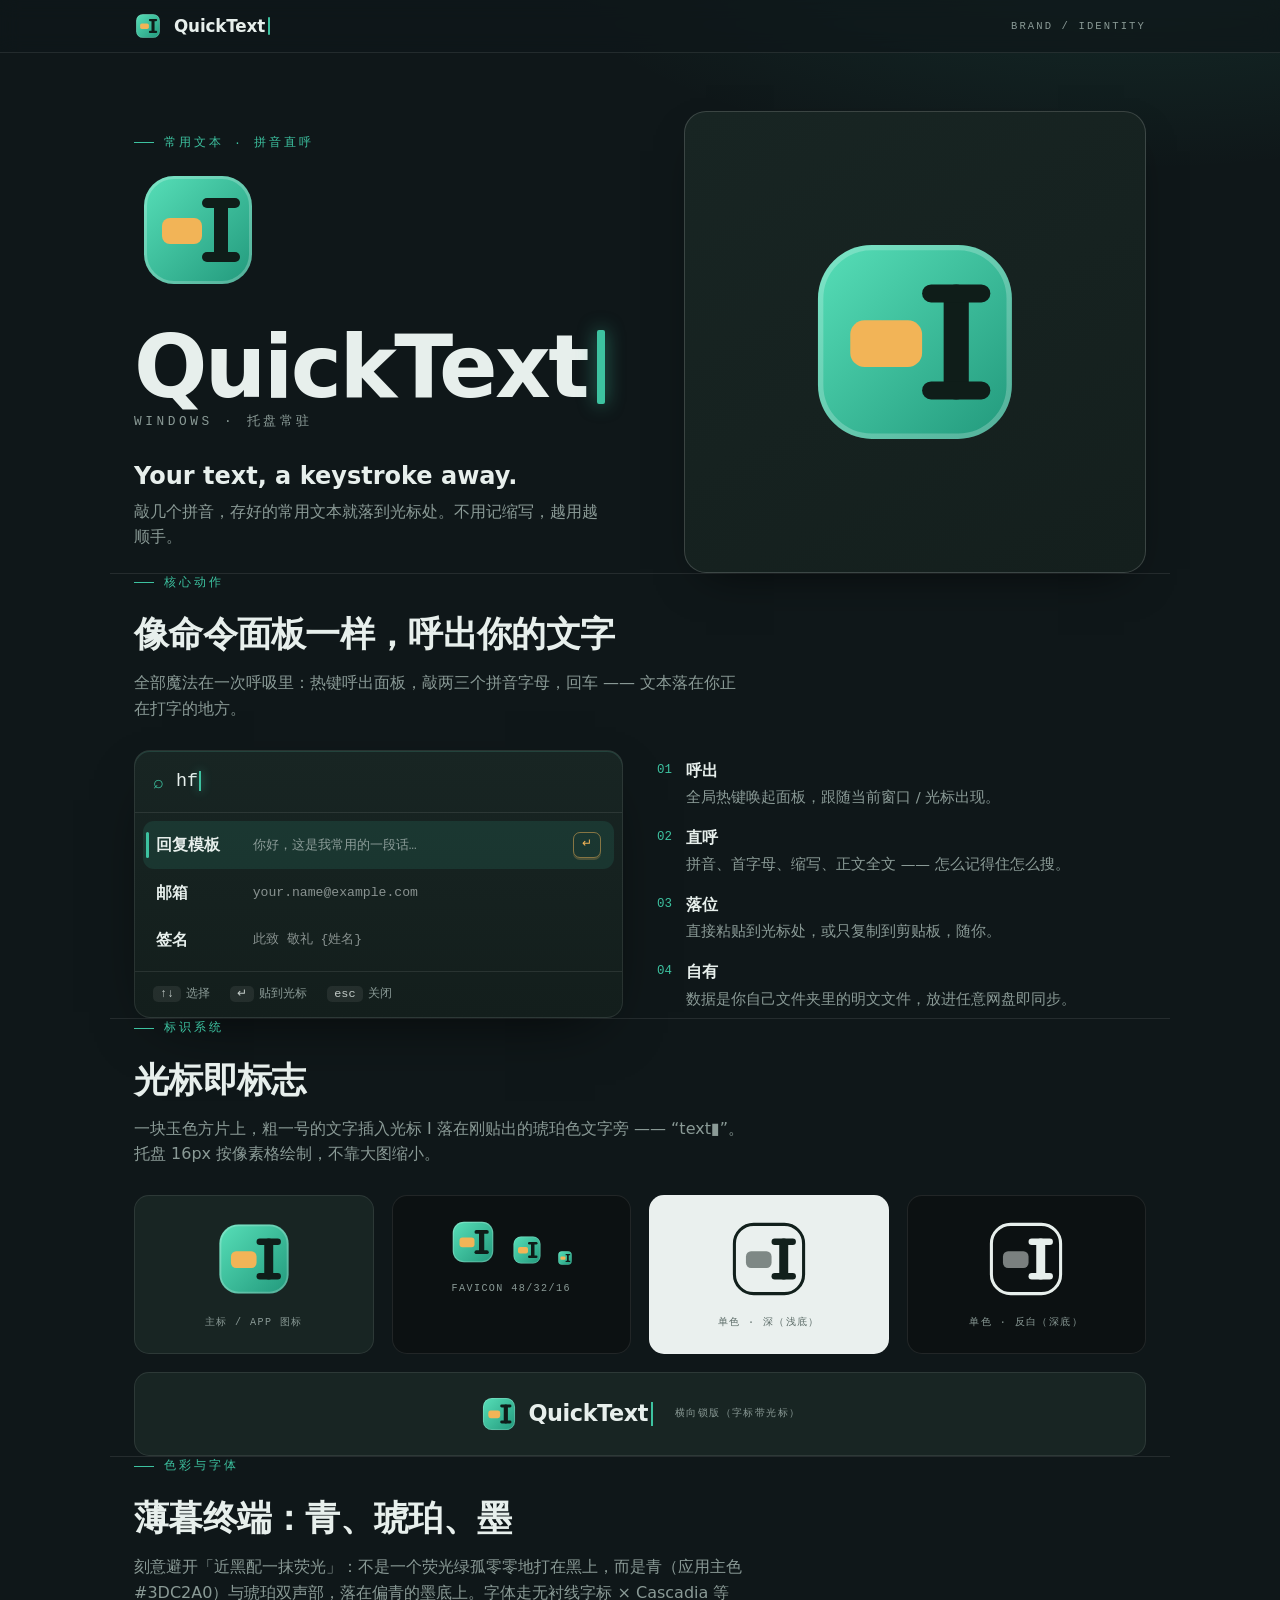
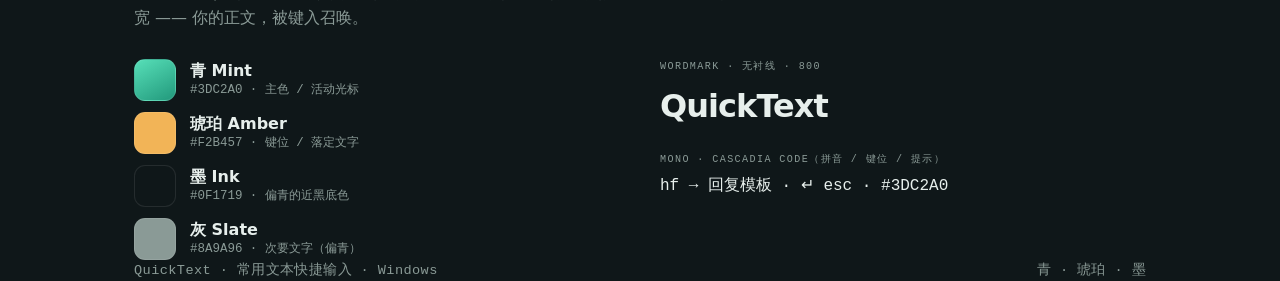
<file: assets/branding/brand.html>
<!doctype html>
<meta charset="utf-8">
<title>QuickText — Brand & Logo</title>
<style>
  :root{
    --sans:-apple-system,"Segoe UI",system-ui,"PingFang SC","Microsoft YaHei",sans-serif;
    --mono:"Cascadia Code","Cascadia Mono",ui-monospace,Consolas,monospace;
    --ink:#0F1719; --ink-2:#141F1D; --surface:#182523; --surface-2:#1E2C2A;
    --mint:#3DC2A0; --mint-lo:#5FE0C0; --amber:#F2B457; --paper:#E7EFEC; --slate:#8A9A96;
    --line:rgba(255,255,255,.09); --line-2:rgba(255,255,255,.16);
    --maxw:1060px;
  }
  *{box-sizing:border-box}
  body{margin:0;background:var(--ink);color:var(--paper);font-family:var(--sans);line-height:1.6;
    -webkit-font-smoothing:antialiased;
    background-image:radial-gradient(1000px 420px at 88% -10%, rgba(61,194,160,.14), transparent 62%);
    background-attachment:fixed}
  .wrap{max-width:var(--maxw);margin:0 auto;padding:0 24px}
  section{padding:66px 0;border-top:1px solid var(--line)}
  section:first-of-type{border-top:0}
  .eyebrow{font-family:var(--mono);font-size:.72rem;letter-spacing:.26em;text-transform:uppercase;color:var(--mint);
    margin:0 0 14px;display:flex;align-items:center;gap:10px}
  .eyebrow::before{content:"";width:20px;height:1px;background:var(--mint)}
  h2{font-weight:800;font-size:clamp(1.5rem,3.3vw,2.2rem);margin:0 0 8px;letter-spacing:-.02em;text-wrap:balance}
  .lede{color:var(--slate);max-width:60ch;margin:0 0 28px}

  header{position:sticky;top:0;z-index:20;backdrop-filter:blur(10px);background:rgba(15,23,25,.72);border-bottom:1px solid var(--line)}
  .bar{max-width:var(--maxw);margin:0 auto;padding:12px 24px;display:flex;align-items:center;gap:12px}
  .bar svg{width:28px;height:28px;display:block}
  .bar .nm{font-weight:800;font-size:1.05rem;letter-spacing:-.01em;display:flex;align-items:center}
  .bar .nm i{width:2px;height:1.05em;background:var(--mint);margin-left:3px;border-radius:1px}
  .bar .spacer{flex:1}
  .bar .tag{font-family:var(--mono);font-size:.66rem;letter-spacing:.2em;text-transform:uppercase;color:var(--slate)}

  .hero{padding-top:58px}
  .hero-grid{display:grid;grid-template-columns:1.05fr .95fr;gap:40px;align-items:center}
  .mark-xl{width:128px;height:128px;filter:drop-shadow(0 18px 30px -14px rgba(0,0,0,.55))}
  .wm{display:flex;align-items:center;font-weight:800;font-size:clamp(3rem,8vw,5.4rem);letter-spacing:-.03em;margin:22px 0 2px;line-height:1}
  .wm .cur{width:.5rem;height:.86em;background:var(--mint);margin-left:.12em;border-radius:2px;box-shadow:0 0 18px rgba(61,194,160,.6)}
  .roman{font-family:var(--mono);font-size:.8rem;letter-spacing:.28em;text-transform:uppercase;color:var(--slate)}
  .tagline{font-size:clamp(1.15rem,2.5vw,1.5rem);font-weight:700;margin:24px 0 4px}
  .tagline-sub{color:var(--slate);max-width:46ch;margin:0}
  .stage{aspect-ratio:1;border:1px solid var(--line-2);border-radius:22px;display:grid;place-items:center;
    background:linear-gradient(150deg,var(--surface),var(--ink-2));box-shadow:0 18px 44px -22px rgba(0,0,0,.7)}
  .stage svg{width:50%;height:50%}

  /* palette hero */
  .palette{max-width:600px;background:linear-gradient(180deg,#182523,#131E1C);border:1px solid var(--line);
    border-radius:16px;box-shadow:0 22px 60px -28px rgba(0,0,0,.8),inset 0 1px 0 rgba(95,224,192,.16);overflow:hidden}
  .pin{display:flex;align-items:center;gap:12px;padding:16px 18px;border-bottom:1px solid var(--line)}
  .pin .lens{color:var(--mint);font-size:1.15rem}
  .pin .q{font-family:var(--mono);font-size:1.15rem;display:flex;align-items:center}
  .pin .cur{width:2px;height:1.25rem;background:var(--mint);margin-left:1px;box-shadow:0 0 10px rgba(61,194,160,.8)}
  @media (prefers-reduced-motion: no-preference){.cur.bl{animation:bl 1.05s steps(1) infinite}}
  @keyframes bl{50%{opacity:0}}
  .rows{padding:8px}
  .row{display:flex;align-items:center;gap:12px;padding:11px 13px;border-radius:11px;position:relative}
  .row.on{background:rgba(61,194,160,.12)}
  .row.on::before{content:"";position:absolute;left:3px;top:11px;bottom:11px;width:3px;border-radius:3px;background:var(--mint)}
  .row .nm{font-weight:700;font-size:.98rem;min-width:5.4em}
  .row .bd{font-family:var(--mono);font-size:.82rem;color:rgba(231,239,236,.55);flex:1;white-space:nowrap;overflow:hidden;text-overflow:ellipsis}
  .row .kc{font-family:var(--mono);font-size:.78rem;color:var(--amber);border:1px solid rgba(242,179,87,.5);border-radius:7px;padding:2px 8px;box-shadow:0 2px 0 rgba(242,179,87,.22)}
  .hints{display:flex;gap:20px;padding:13px 18px;border-top:1px solid var(--line);font-family:var(--mono);font-size:.74rem;color:var(--slate)}
  .hints b{color:rgba(231,239,236,.82);font-weight:400;background:rgba(255,255,255,.07);border-radius:5px;padding:1px 7px;margin-right:5px}
  .flow{display:grid;grid-template-columns:1fr 1fr;gap:34px;align-items:center}
  .flow ol{list-style:none;margin:0;padding:0;display:flex;flex-direction:column;gap:16px}
  .flow li{display:flex;gap:14px}
  .flow .n{font-family:var(--mono);color:var(--mint);font-size:.78rem;padding-top:3px}
  .flow .t{font-weight:700;margin:0}
  .flow .d{margin:2px 0 0;color:var(--slate);font-size:.92rem}

  .vgrid{display:grid;grid-template-columns:repeat(4,1fr);gap:18px}
  .v{border:1px solid var(--line);border-radius:15px;background:var(--surface);padding:22px;display:flex;flex-direction:column;align-items:center;gap:15px}
  .v .cap{font-family:var(--mono);font-size:.63rem;letter-spacing:.14em;text-transform:uppercase;color:var(--slate)}
  .v.lite{background:#EAF0EE}.v.lite .cap{color:#5a6a66}
  .v.dark{background:#0C1112}
  .tile{width:82px;height:82px}
  .fav{display:flex;align-items:flex-end;gap:14px}
  .lockh{display:flex;align-items:center;gap:11px}
  .lockh svg{width:38px;height:38px}
  .lockh .nm{font-weight:800;font-size:1.4rem;letter-spacing:-.02em;display:flex;align-items:center}
  .lockh .nm i{width:2px;height:1.05em;background:var(--mint);margin-left:3px}

  .tok{display:grid;grid-template-columns:1fr 1fr;gap:40px}
  .sw{display:flex;flex-direction:column;gap:11px}
  .cc{display:flex;align-items:center;gap:14px}
  .cc .dot{width:42px;height:42px;border-radius:11px;border:1px solid var(--line);flex:none}
  .cc .info{display:flex;flex-direction:column;line-height:1.35}
  .cc .zh{font-weight:700}
  .cc .hx{font-family:var(--mono);font-size:.78rem;color:var(--slate)}
  .tspec{display:flex;flex-direction:column;gap:20px}
  .ts .lbl{font-family:var(--mono);font-size:.63rem;letter-spacing:.14em;text-transform:uppercase;color:var(--slate);margin-bottom:6px}
  .ts .wmx{font-weight:800;font-size:2rem;letter-spacing:-.03em}
  .ts .mn{font-family:var(--mono);font-size:1rem}

  footer{padding:36px 0 60px;color:var(--slate);font-size:.85rem;display:flex;justify-content:space-between;gap:16px;flex-wrap:wrap;font-family:var(--mono);letter-spacing:.03em}
  @media (max-width:820px){.hero-grid,.flow,.tok{grid-template-columns:1fr}.stage{max-width:300px}.vgrid{grid-template-columns:1fr 1fr}}
</style>

<svg width="0" height="0" style="position:absolute" aria-hidden="true">
  <defs>
    <linearGradient id="qg" x1="0" y1="0" x2="1" y2="1"><stop offset="0" stop-color="#57DFB8"/><stop offset="1" stop-color="#22997C"/></linearGradient>
    <symbol id="mark" viewBox="0 0 64 64">
      <rect x="5" y="5" width="54" height="54" rx="15" fill="url(#qg)"/>
      <rect x="5.75" y="5.75" width="52.5" height="52.5" rx="14.25" fill="none" stroke="rgba(255,255,255,.22)" stroke-width="1.5"/>
      <rect x="14" y="26" width="20" height="13" rx="4" fill="#F2B457"/>
      <g fill="#0F1D19"><rect x="40" y="16" width="7" height="32" rx="3.5"/><rect x="34" y="16" width="19" height="5" rx="2.5"/><rect x="34" y="43" width="19" height="5" rx="2.5"/></g>
    </symbol>
    <symbol id="mark-mono" viewBox="0 0 64 64">
      <rect x="5" y="5" width="54" height="54" rx="15" fill="none" stroke="currentColor" stroke-width="2.4"/>
      <rect x="14" y="26" width="20" height="13" rx="4" fill="currentColor" fill-opacity=".5"/>
      <g fill="currentColor"><rect x="40" y="16" width="7" height="32" rx="3.5"/><rect x="34" y="16" width="19" height="5" rx="2.5"/><rect x="34" y="43" width="19" height="5" rx="2.5"/></g>
    </symbol>
  </defs>
</svg>

<header><div class="bar">
  <svg><use href="#mark"/></svg><span class="nm">QuickText<i></i></span>
  <span class="spacer"></span><span class="tag">Brand / Identity</span>
</div></header>

<main>
  <section class="hero wrap">
    <div class="hero-grid">
      <div>
        <p class="eyebrow">常用文本 · 拼音直呼</p>
        <svg class="mark-xl"><use href="#mark"/></svg>
        <div class="wm">QuickText<span class="cur"></span></div>
        <div class="roman">Windows · 托盘常驻</div>
        <p class="tagline">Your text, a keystroke away.</p>
        <p class="tagline-sub">敲几个拼音，存好的常用文本就落到光标处。不用记缩写，越用越顺手。</p>
      </div>
      <div class="stage"><svg><use href="#mark"/></svg></div>
    </div>
  </section>

  <section class="wrap">
    <p class="eyebrow">核心动作</p>
    <h2>像命令面板一样，呼出你的文字</h2>
    <p class="lede">全部魔法在一次呼吸里：热键呼出面板，敲两三个拼音字母，回车 —— 文本落在你正在打字的地方。</p>
    <div class="flow">
      <div class="palette" role="img" aria-label="示意：输入拼音 hf，命中「回复模板」，回车贴到光标处">
        <div class="pin"><span class="lens">⌕</span><span class="q">hf<span class="cur bl"></span></span></div>
        <div class="rows">
          <div class="row on"><span class="nm">回复模板</span><span class="bd">你好，这是我常用的一段话…</span><span class="kc">↵</span></div>
          <div class="row"><span class="nm">邮箱</span><span class="bd">your.name@example.com</span></div>
          <div class="row"><span class="nm">签名</span><span class="bd">此致 敬礼 {姓名}</span></div>
        </div>
        <div class="hints"><span><b>↑↓</b>选择</span><span><b>↵</b>贴到光标</span><span><b>esc</b>关闭</span></div>
      </div>
      <ol>
        <li><span class="n">01</span><div><p class="t">呼出</p><p class="d">全局热键唤起面板，跟随当前窗口 / 光标出现。</p></div></li>
        <li><span class="n">02</span><div><p class="t">直呼</p><p class="d">拼音、首字母、缩写、正文全文 —— 怎么记得住怎么搜。</p></div></li>
        <li><span class="n">03</span><div><p class="t">落位</p><p class="d">直接粘贴到光标处，或只复制到剪贴板，随你。</p></div></li>
        <li><span class="n">04</span><div><p class="t">自有</p><p class="d">数据是你自己文件夹里的明文文件，放进任意网盘即同步。</p></div></li>
      </ol>
    </div>
  </section>

  <section class="wrap">
    <p class="eyebrow">标识系统</p>
    <h2>光标即标志</h2>
    <p class="lede">一块玉色方片上，粗一号的文字插入光标 I 落在刚贴出的琥珀色文字旁 —— “text▮”。托盘 16px 按像素格绘制，不靠大图缩小。</p>
    <div class="vgrid">
      <div class="v"><svg class="tile"><use href="#mark"/></svg><span class="cap">主标 / App 图标</span></div>
      <div class="v dark"><div class="fav"><svg width="48" height="48"><use href="#mark"/></svg><svg width="32" height="32"><use href="#mark"/></svg><svg width="16" height="16"><use href="#mark"/></svg></div><span class="cap">Favicon 48/32/16</span></div>
      <div class="v lite"><svg class="tile" style="color:#12201C"><use href="#mark-mono"/></svg><span class="cap">单色 · 深（浅底）</span></div>
      <div class="v dark"><svg class="tile" style="color:#E7EFEC"><use href="#mark-mono"/></svg><span class="cap">单色 · 反白（深底）</span></div>
      <div class="v" style="grid-column:span 4;flex-direction:row;justify-content:center;gap:22px"><div class="lockh"><svg><use href="#mark"/></svg><span class="nm">QuickText<i></i></span></div><span class="cap">横向锁版（字标带光标）</span></div>
    </div>
  </section>

  <section class="wrap">
    <p class="eyebrow">色彩与字体</p>
    <h2>薄暮终端：青、琥珀、墨</h2>
    <p class="lede">刻意避开「近黑配一抹荧光」：不是一个荧光绿孤零零地打在黑上，而是青（应用主色 #3DC2A0）与琥珀双声部，落在偏青的墨底上。字体走无衬线字标 × Cascadia 等宽 —— 你的正文，被键入召唤。</p>
    <div class="tok">
      <div class="sw">
        <div class="cc"><span class="dot" style="background:linear-gradient(150deg,#57DFB8,#22997C)"></span><span class="info"><span class="zh">青 Mint</span><span class="hx">#3DC2A0 · 主色 / 活动光标</span></span></div>
        <div class="cc"><span class="dot" style="background:#F2B457"></span><span class="info"><span class="zh">琥珀 Amber</span><span class="hx">#F2B457 · 键位 / 落定文字</span></span></div>
        <div class="cc"><span class="dot" style="background:#0F1719"></span><span class="info"><span class="zh">墨 Ink</span><span class="hx">#0F1719 · 偏青的近黑底色</span></span></div>
        <div class="cc"><span class="dot" style="background:#8A9A96"></span><span class="info"><span class="zh">灰 Slate</span><span class="hx">#8A9A96 · 次要文字（偏青）</span></span></div>
      </div>
      <div class="tspec">
        <div class="ts"><div class="lbl">Wordmark · 无衬线 · 800</div><div class="wmx">QuickText</div></div>
        <div class="ts"><div class="lbl">Mono · Cascadia Code（拼音 / 键位 / 提示）</div><div class="mn">hf → 回复模板 · ↵ esc · #3DC2A0</div></div>
      </div>
    </div>
  </section>
</main>

<footer class="wrap"><span>QuickText · 常用文本快捷输入 · Windows</span><span>青 · 琥珀 · 墨</span></footer>
</file>
